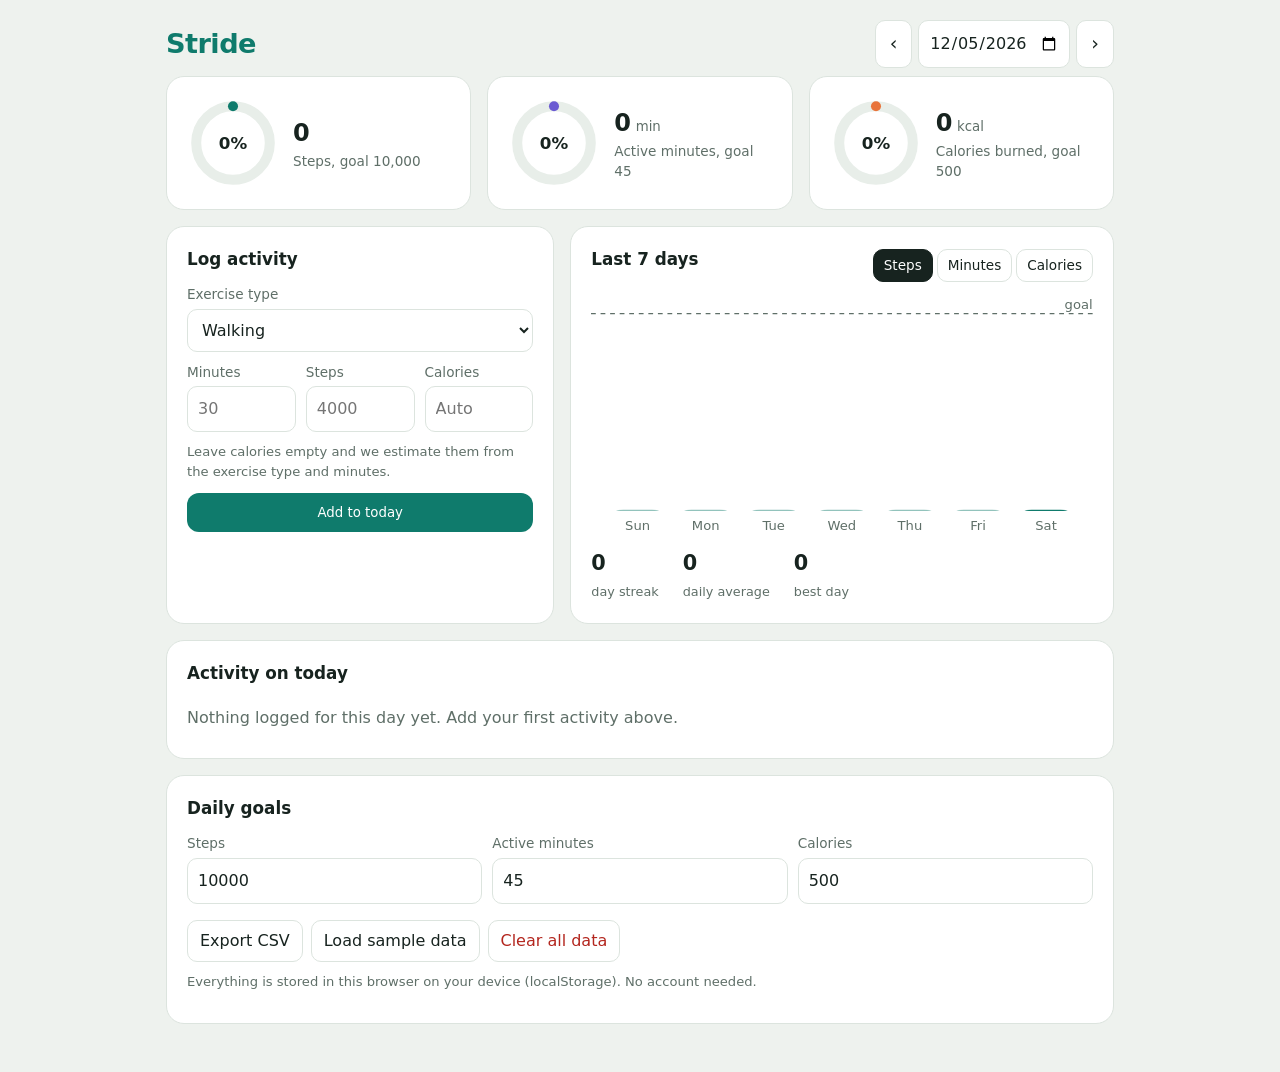
<file: Fitness Tracker app/stride-fitness-tracker/stride-fitness-tracker/index.html>
<!doctype html>
<html lang="en">
<head>
<meta charset="utf-8">
<meta name="viewport" content="width=device-width,initial-scale=1">
<meta name="theme-color" content="#0F7B6C">
<title>Stride - Fitness Tracker</title>
<link rel="stylesheet" href="style.css">
</head>
<body>
<header class="top">
  <h1>Stride</h1>
  <div class="date">
    <button id="prev" aria-label="Previous day">&#8249;</button>
    <input type="date" id="day" aria-label="Selected day">
    <button id="next" aria-label="Next day">&#8250;</button>
  </div>
</header>
<main>
  <section class="rings" id="rings" aria-label="Progress toward daily goals"></section>
  <section class="grid">
    <form id="form" class="card">
      <h2>Log activity</h2>
      <label>Exercise type
        <select name="type">
          <option>Walking</option><option>Running</option><option>Cycling</option>
          <option>Gym workout</option><option>HIIT</option><option>Swimming</option>
          <option>Yoga</option><option>Daily steps</option><option>Other</option>
        </select>
      </label>
      <div class="three">
        <label>Minutes<input name="minutes" type="number" min="0" max="1440" inputmode="numeric" placeholder="30"></label>
        <label>Steps<input name="steps" type="number" min="0" max="200000" inputmode="numeric" placeholder="4000"></label>
        <label>Calories<input name="calories" type="number" min="0" max="10000" inputmode="numeric" placeholder="Auto"></label>
      </div>
      <p class="hint">Leave calories empty and we estimate them from the exercise type and minutes.</p>
      <button class="primary" type="submit">Add to <span id="addlbl">today</span></button>
      <p id="msg" role="status" aria-live="polite"></p>
    </form>
    <div class="card">
      <div class="row"><h2>Last 7 days</h2>
        <div class="tabs" id="tabs" role="tablist">
          <button data-m="steps" class="on">Steps</button>
          <button data-m="minutes">Minutes</button>
          <button data-m="calories">Calories</button>
        </div>
      </div>
      <div id="chart"></div>
      <div class="stats"><div><b id="streak">0</b><span>day streak</span></div><div><b id="avg">0</b><span>daily average</span></div><div><b id="best">0</b><span>best day</span></div></div>
    </div>
  </section>
  <section class="card">
    <h2>Activity on <span id="lbl"></span></h2>
    <ul id="list"></ul>
  </section>
  <section class="card">
    <h2>Daily goals</h2>
    <form id="goals" class="three">
      <label>Steps<input name="steps" type="number" min="1" required></label>
      <label>Active minutes<input name="minutes" type="number" min="1" required></label>
      <label>Calories<input name="calories" type="number" min="1" required></label>
    </form>
    <div class="actions">
      <button id="csv" type="button">Export CSV</button>
      <button id="demo" type="button">Load sample data</button>
      <button id="clear" type="button" class="danger">Clear all data</button>
    </div>
    <p class="hint">Everything is stored in this browser on your device (localStorage). No account needed.</p>
  </section>
</main>
<script src="app.js"></script>
</body>
</html>
</file>
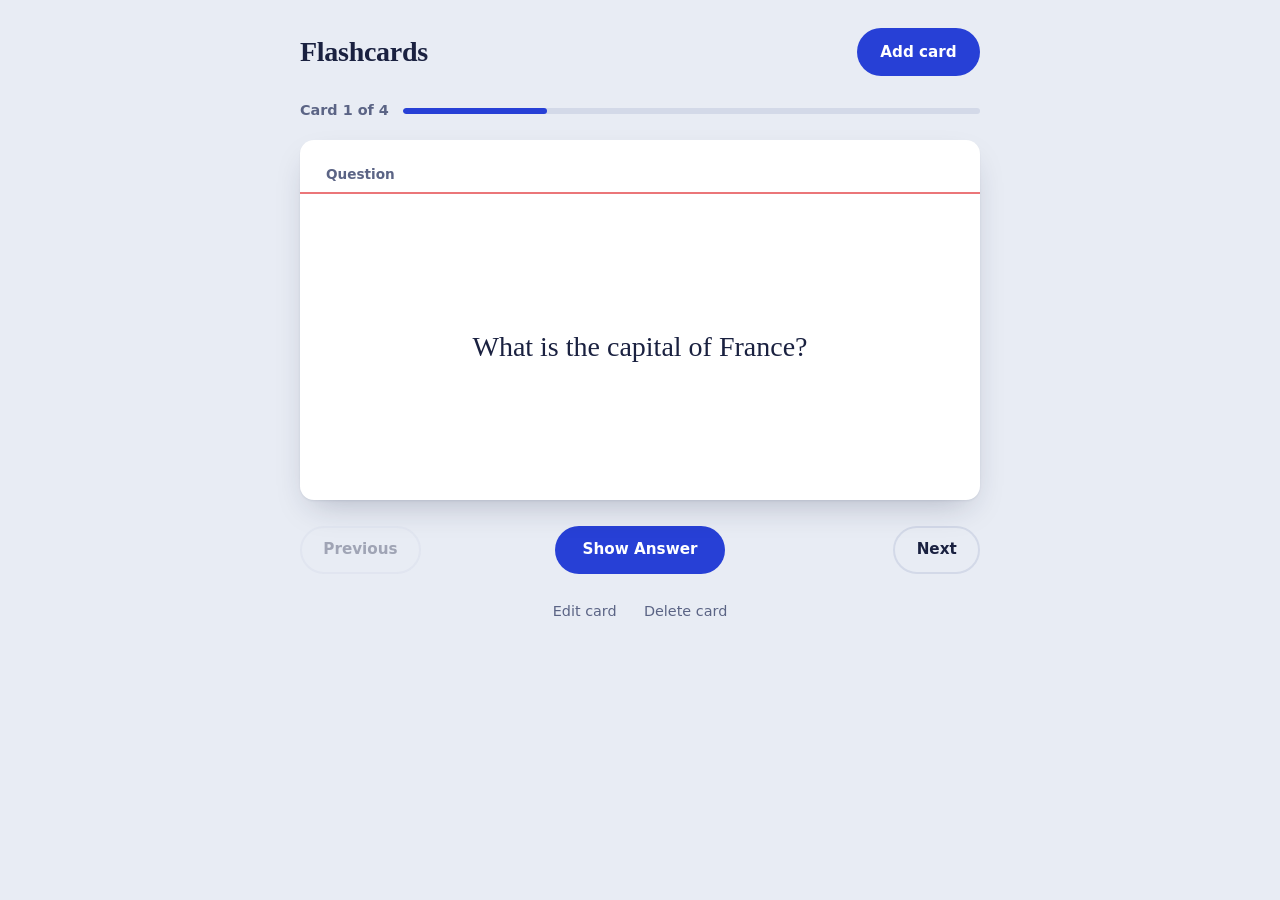
<file: Flashcard Quiz App/flashcard-quiz-app/flashcard-quiz-app/index.html>
<!DOCTYPE html>
<html lang="en">
<head>
<meta charset="UTF-8">
<meta name="viewport" content="width=device-width, initial-scale=1">
<title>Flashcards</title>
<link rel="stylesheet" href="style.css">
</head>
<body>
<div class="app">
  <header class="top">
    <h1>Flashcards</h1>
    <button class="btn solid" id="addBtn" type="button">Add card</button>
  </header>

  <main>
    <section id="study" aria-label="Study">
      <div class="progress-row">
        <span id="count" aria-live="polite"></span>
        <div class="bar" aria-hidden="true"><i id="fill"></i></div>
      </div>

      <div class="stage">
        <div class="slot" id="slot">
          <div class="card" id="card">
            <article class="face front">
              <span class="tag">Question</span>
              <p id="qText"></p>
            </article>
            <article class="face back">
              <span class="tag">Answer</span>
              <p id="aText"></p>
            </article>
          </div>
        </div>
      </div>

      <div class="controls">
        <button class="btn ghost" id="prevBtn" type="button">Previous</button>
        <button class="btn solid flip" id="flipBtn" type="button" aria-pressed="false">Show Answer</button>
        <button class="btn ghost" id="nextBtn" type="button">Next</button>
      </div>

      <div class="manage">
        <button class="link" id="editBtn" type="button">Edit card</button>
        <button class="link danger" id="delBtn" type="button">Delete card</button>
      </div>
    </section>

    <section id="empty" class="empty" hidden>
      <h2>No flashcards yet</h2>
      <p>Add your first card to start studying.</p>
      <button class="btn solid" id="emptyAdd" type="button">Add card</button>
    </section>
  </main>
</div>

<dialog id="formDlg">
  <form id="cardForm" method="dialog" novalidate>
    <h2 id="formTitle">Add card</h2>
    <label for="qInput">Question</label>
    <textarea id="qInput" rows="3" maxlength="300" placeholder="What do you want to remember?"></textarea>
    <label for="aInput">Answer</label>
    <textarea id="aInput" rows="4" maxlength="600" placeholder="Write the answer"></textarea>
    <p class="err" id="err" role="alert" hidden>Enter both a question and an answer.</p>
    <div class="actions">
      <button class="btn ghost" type="button" id="cancelBtn">Cancel</button>
      <button class="btn solid" type="submit" id="saveBtn">Save card</button>
    </div>
  </form>
</dialog>

<dialog id="delDlg">
  <form method="dialog">
    <h2>Delete this card?</h2>
    <p class="note">This can't be undone.</p>
    <div class="actions">
      <button class="btn ghost" value="cancel">Keep card</button>
      <button class="btn danger-solid" value="ok" id="confirmDel">Delete card</button>
    </div>
  </form>
</dialog>

<script src="script.js"></script>
</body>
</html>
</file>
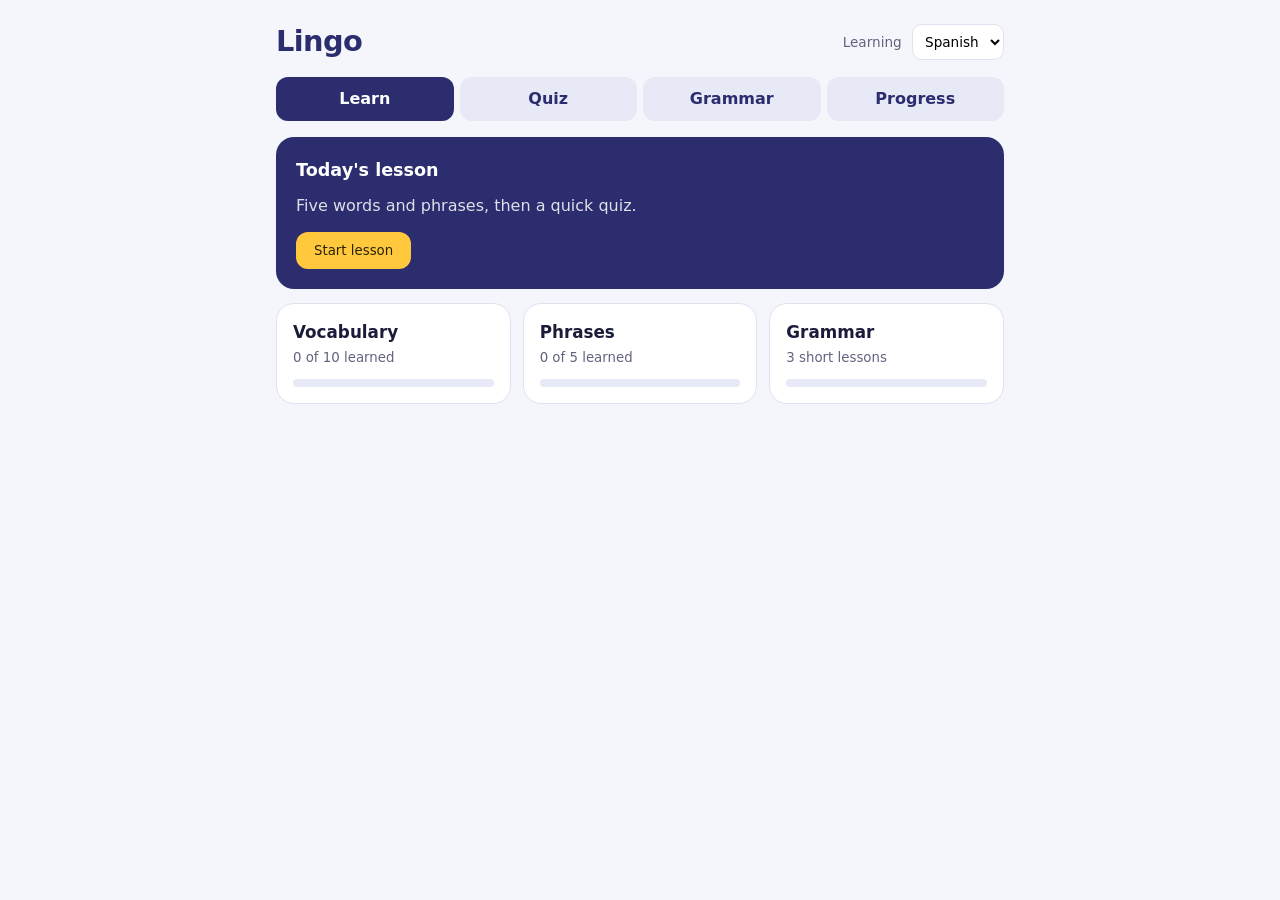
<file: Language Learning app/lingo-language-app/lingo-language-app/index.html>
<!doctype html>
<html lang="en">
<head>
<meta charset="utf-8">
<meta name="viewport" content="width=device-width,initial-scale=1">
<meta name="theme-color" content="#2B2D6E">
<title>Lingo - Language Learning</title>
<link rel="stylesheet" href="style.css">
</head>
<body>
<header class="top">
  <h1>Lingo</h1>
  <label class="lang">Learning
    <select id="lang"><option value="es">Spanish</option><option value="fr">French</option><option value="hi">Hindi</option></select>
  </label>
</header>
<nav id="nav" aria-label="Main">
  <button data-a="go" data-v="home">Learn</button>
  <button data-a="go" data-v="quiz">Quiz</button>
  <button data-a="go" data-v="grammar">Grammar</button>
  <button data-a="go" data-v="progress">Progress</button>
</nav>
<main id="app"></main>
<script src="data.js"></script>
<script src="app.js"></script>
</body>
</html>
</file>
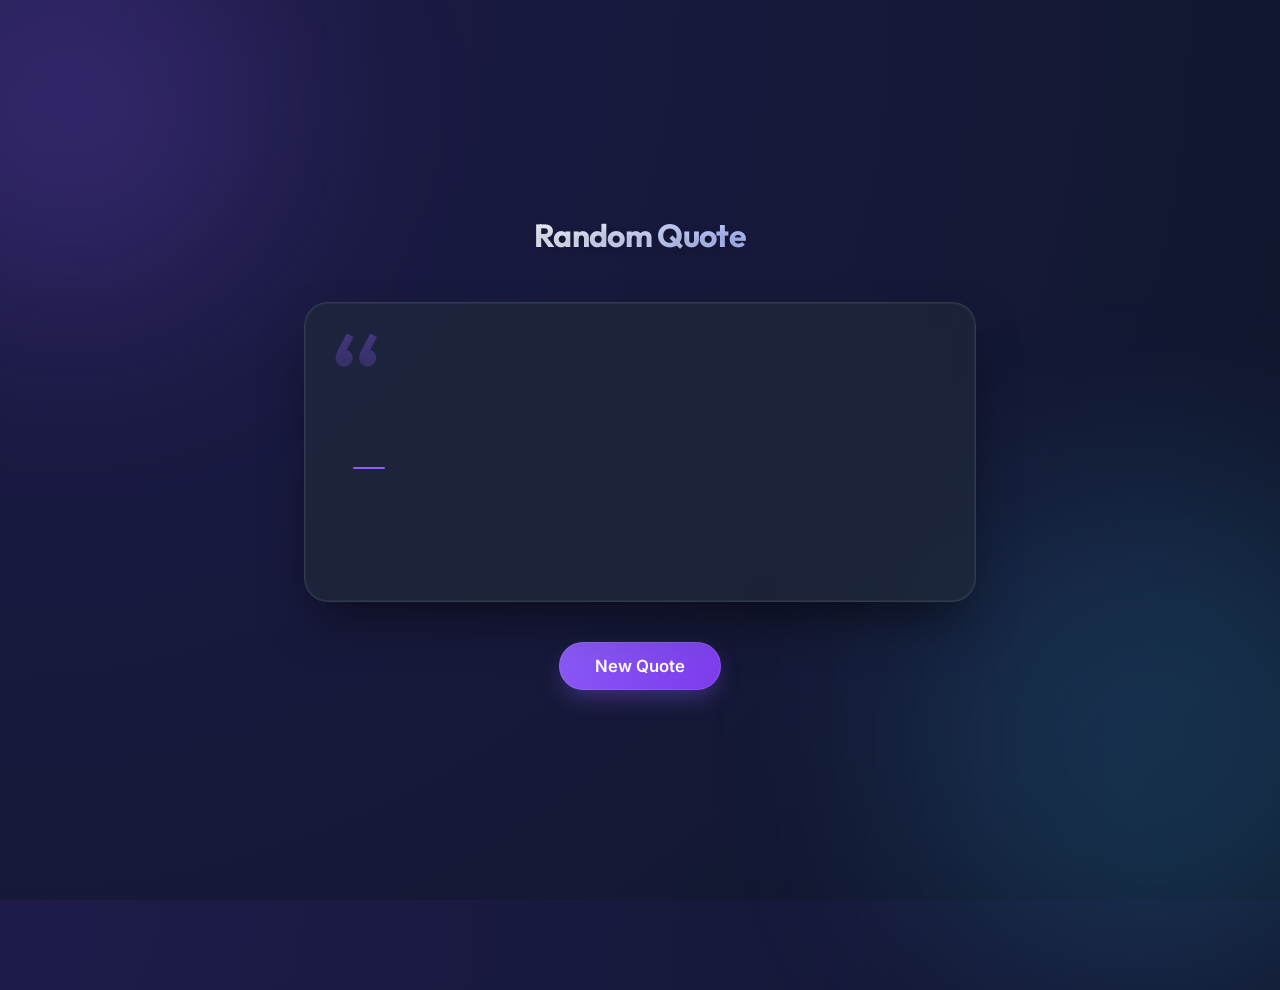
<file: Random Quote Generator/random-quote-generator/random-quote-generator/index.html>
<!DOCTYPE html>
<html lang="en">
<head>
<meta charset="UTF-8">
<meta name="viewport" content="width=device-width, initial-scale=1">
<title>Random Quote Generator</title>
<link rel="preconnect" href="https://fonts.googleapis.com">
<link rel="preconnect" href="https://fonts.gstatic.com" crossorigin>
<link href="https://fonts.googleapis.com/css2?family=Inter:wght@400;500;600&family=Outfit:wght@400;600;700&display=swap" rel="stylesheet">
<link rel="stylesheet" href="style.css">
</head>
<body>
<main class="app">
  <h1>Random Quote</h1>

  <figure class="card" id="card" aria-live="polite">
    <span class="mark" aria-hidden="true">&ldquo;</span>
    <div class="content" id="content">
      <blockquote id="quote"></blockquote>
      <figcaption><span class="dash" aria-hidden="true"></span><cite id="author"></cite></figcaption>
    </div>
  </figure>

  <button class="btn" id="newBtn" type="button">New Quote</button>
</main>
<script src="script.js"></script>
</body>
</html>
</file>
<file: Fitness Tracker app/stride-fitness-tracker/stride-fitness-tracker/style.css>
:root{--bg:#EEF2EE;--card:#fff;--ink:#17231F;--mute:#5F6F68;--line:#DCE4DE;--steps:#0F7B6C;--minutes:#6B5BD2;--calories:#E8743B}
*{box-sizing:border-box}
body{margin:0;background:var(--bg);color:var(--ink);font:16px/1.5 system-ui,-apple-system,"Segoe UI",Roboto,sans-serif;padding-bottom:48px}
.top{display:flex;justify-content:space-between;align-items:center;gap:12px;flex-wrap:wrap;max-width:980px;margin:0 auto;padding:20px 16px 8px}
h1{margin:0;font-size:1.7rem;letter-spacing:-.02em;color:var(--steps)}
h2{margin:0 0 12px;font-size:1.05rem}
main{max-width:980px;margin:0 auto;padding:0 16px;display:grid;gap:16px}
.date{display:flex;gap:6px}
.date button,.tabs button,.actions button{border:1px solid var(--line);background:#fff;border-radius:10px;padding:8px 12px;font:inherit;cursor:pointer;color:var(--ink)}
.date button{font-size:1.2rem;line-height:1;padding:6px 14px}
input,select{width:100%;font:inherit;padding:10px;border:1px solid var(--line);border-radius:10px;background:#fff;color:var(--ink)}
.date input{width:auto}
button:focus-visible,input:focus-visible,select:focus-visible{outline:3px solid #7CC9BD;outline-offset:1px}
.card{background:var(--card);border-radius:18px;padding:20px;border:1px solid var(--line)}
.rings{display:grid;grid-template-columns:repeat(3,1fr);gap:16px}
.ring{display:flex;align-items:center;gap:14px}
.ring svg{width:92px;height:92px;flex:none}
.ring .bg{fill:none;stroke:#E8EEE9;stroke-width:12}
.ring .fg{fill:none;stroke-width:12;stroke-linecap:round}
.ring text{font-weight:700;font-size:20px;fill:var(--ink)}
.ring b{font-size:1.5rem;letter-spacing:-.02em}
.ring small{color:var(--mute)}
.ring span{display:block;color:var(--mute);font-size:.85rem}
.grid{display:grid;grid-template-columns:minmax(0,5fr) minmax(0,7fr);gap:16px}
label{display:block;font-size:.85rem;color:var(--mute);margin-bottom:10px}
label input,label select{margin-top:4px;color:var(--ink);font-size:1rem}
.three{display:grid;grid-template-columns:repeat(3,1fr);gap:10px}
.hint{font-size:.82rem;color:var(--mute);margin:0 0 12px}
.primary{width:100%;border:0;background:var(--steps);color:#fff;font:600 1rem inherit;font-family:inherit;padding:12px;border-radius:12px;cursor:pointer}
.primary:hover{background:#0B6357}
#msg{min-height:1.4em;margin:8px 0 0;font-size:.9rem;color:var(--steps)}
#msg.err{color:#B3261E}
.row{display:flex;justify-content:space-between;align-items:center;gap:8px;flex-wrap:wrap}
.tabs{display:flex;gap:4px}
.tabs button{padding:5px 10px;font-size:.85rem}
.tabs button.on{background:var(--ink);color:#fff;border-color:var(--ink)}
#chart svg{width:100%;height:auto;display:block}
.goal{stroke:var(--mute);stroke-dasharray:4 4;stroke-width:1}
.gl,.ax{font-size:11px;fill:var(--mute)}
.vl{font-size:11px;font-weight:600;fill:var(--ink)}
.stats{display:flex;gap:24px;margin-top:8px}
.stats b{display:block;font-size:1.3rem}
.stats span{font-size:.8rem;color:var(--mute)}
ul{list-style:none;margin:0;padding:0}
li{display:flex;align-items:center;gap:12px;padding:12px 0;border-top:1px solid var(--line)}
li:first-child{border-top:0}
li .t{flex:1}
li .t small{display:block;color:var(--mute)}
li .x{border:0;background:none;color:#B3261E;cursor:pointer;font:inherit;padding:6px 8px;border-radius:8px}
.empty{color:var(--mute);padding:8px 0}
.actions{display:flex;gap:8px;flex-wrap:wrap;margin:6px 0 10px}
.danger{color:#B3261E!important}
@media (max-width:760px){.rings{grid-template-columns:1fr}.grid{grid-template-columns:1fr}}
@media (prefers-reduced-motion:no-preference){.ring .fg{transition:stroke-dasharray .5s ease}}
</file>
<file: Flashcard Quiz App/flashcard-quiz-app/flashcard-quiz-app/style.css>
:root{
  --bg:#e8ecf4; --ink:#1a2140; --muted:#5b6485; --pen:#2740d6; --pen-dark:#1c30a8;
  --paper:#fff; --paper-back:#fff3bf; --rule:#e5484d; --line:#d3d9e8; --danger:#c62d3a;
  --radius:14px;
}
*{box-sizing:border-box;margin:0}
html,body{height:100%}
body{
  background:var(--bg); color:var(--ink);
  font-family:system-ui,-apple-system,"Segoe UI",Roboto,sans-serif;
  line-height:1.5; -webkit-font-smoothing:antialiased;
}
.app{max-width:720px;margin:0 auto;padding:20px 20px 40px;min-height:100%;display:flex;flex-direction:column}
.top{display:flex;justify-content:space-between;align-items:center;padding:8px 0 24px}
h1{font-family:Georgia,"Times New Roman",serif;font-size:1.75rem;letter-spacing:-.01em}
main{flex:1}

.btn{
  font:inherit;font-weight:600;font-size:.95rem;border:2px solid transparent;border-radius:999px;
  padding:.7em 1.4em;cursor:pointer;transition:transform .15s,background .2s,color .2s,border-color .2s,opacity .2s;
}
.btn:active:not(:disabled){transform:scale(.97)}
.btn.solid{background:var(--pen);color:#fff}
.btn.solid:hover{background:var(--pen-dark)}
.btn.ghost{background:transparent;color:var(--ink);border-color:var(--line)}
.btn.ghost:hover:not(:disabled){border-color:var(--ink)}
.btn.danger-solid{background:var(--danger);color:#fff}
.btn:disabled{opacity:.35;cursor:not-allowed}
.link{font:inherit;font-size:.9rem;background:none;border:0;color:var(--muted);cursor:pointer;padding:.4em .6em;border-radius:8px;transition:color .2s,background .2s}
.link:hover{color:var(--ink);background:rgba(26,33,64,.06)}
.link.danger:hover{color:var(--danger);background:rgba(198,45,58,.08)}
:focus-visible{outline:3px solid var(--pen);outline-offset:3px}

.progress-row{display:flex;align-items:center;gap:14px;margin-bottom:18px;font-size:.9rem;color:var(--muted);font-weight:600}
.bar{flex:1;height:6px;background:var(--line);border-radius:9px;overflow:hidden}
#fill{display:block;height:100%;width:0;background:var(--pen);border-radius:9px;transition:width .4s ease}

.stage{perspective:1400px}
.slot{transition:transform .22s ease,opacity .22s ease}
.slot.exit-left{transform:translateX(-40px);opacity:0}
.slot.exit-right{transform:translateX(40px);opacity:0}
.card{position:relative;height:clamp(260px,46vh,360px);transform-style:preserve-3d;transition:transform .6s cubic-bezier(.4,.2,.2,1)}
.card.flipped{transform:rotateY(180deg)}
.card.instant{transition:none}
.face{
  position:absolute;inset:0;backface-visibility:hidden;-webkit-backface-visibility:hidden;
  background:var(--paper);border-radius:var(--radius);
  box-shadow:0 1px 2px rgba(26,33,64,.08),0 14px 34px -12px rgba(26,33,64,.28);
  display:flex;flex-direction:column;padding:18px 26px 22px;overflow:hidden;
}
.face::before{content:"";position:absolute;left:0;right:0;top:52px;height:2px;background:var(--rule);opacity:.75}
.back{transform:rotateY(180deg);background:var(--paper-back)}
.tag{font-size:.85rem;font-weight:700;color:var(--muted);height:34px;display:flex;align-items:center}
.face p{
  flex:1;margin-top:24px;display:flex;align-items:center;justify-content:center;text-align:center;
  font-family:Georgia,"Times New Roman",serif;font-size:clamp(1.25rem,3.6vw,1.75rem);line-height:1.4;
  overflow:auto;overflow-wrap:anywhere;white-space:pre-wrap;
}

.controls{display:grid;grid-template-columns:1fr auto 1fr;gap:12px;margin-top:26px;align-items:center}
.controls .flip{min-width:170px}
.controls #prevBtn{justify-self:start}
.controls #nextBtn{justify-self:end}
.manage{display:flex;justify-content:center;gap:10px;margin-top:22px}

.empty{text-align:center;padding:70px 20px;animation:pop .4s ease}
.empty h2{font-family:Georgia,serif;font-size:1.5rem;margin-bottom:6px}
.empty p{color:var(--muted);margin-bottom:22px}
.empty[hidden],#study[hidden]{display:none}

dialog{
  border:0;border-radius:18px;padding:26px;width:min(480px,calc(100% - 32px));
  background:var(--paper);color:var(--ink);box-shadow:0 30px 70px -20px rgba(26,33,64,.5);
  margin:auto;
}
dialog[open]{animation:pop .25s ease}
dialog::backdrop{background:rgba(26,33,64,.45);backdrop-filter:blur(3px);animation:fade .25s ease}
dialog h2{font-family:Georgia,serif;font-size:1.35rem;margin-bottom:16px}
label{display:block;font-size:.9rem;font-weight:600;margin:14px 0 6px}
textarea{
  width:100%;font:inherit;padding:.7em .85em;border:2px solid var(--line);border-radius:10px;
  resize:vertical;background:#fbfcfe;color:var(--ink);transition:border-color .2s;
}
textarea:focus{outline:0;border-color:var(--pen)}
.err{color:var(--danger);font-size:.9rem;margin-top:10px}
.err[hidden]{display:none}
.note{color:var(--muted);margin-top:-8px}
.actions{display:flex;justify-content:flex-end;gap:10px;margin-top:22px}

@keyframes pop{from{opacity:0;transform:translateY(10px) scale(.98)}to{opacity:1;transform:none}}
@keyframes fade{from{opacity:0}to{opacity:1}}

@media (max-width:520px){
  .app{padding:14px 16px 30px}
  .controls{grid-template-columns:1fr 1fr}
  .controls .flip{grid-column:1/-1;grid-row:1;width:100%}
  .controls #prevBtn,.controls #nextBtn{justify-self:stretch;grid-row:2}
  .face{padding:16px 18px 18px}
  .actions .btn{flex:1}
}
@media (prefers-reduced-motion:reduce){
  *,*::before,*::after{animation-duration:.01ms!important;transition-duration:.01ms!important}
}
</file>
<file: Language Learning app/lingo-language-app/lingo-language-app/style.css>
:root{--bg:#F5F6FB;--ink:#1B1C3A;--mute:#62647F;--line:#DFE1EE;--brand:#2B2D6E;--sun:#FFC83D;--ok:#157A4B;--bad:#B3261E}
*{box-sizing:border-box}
body{margin:0;background:var(--bg);color:var(--ink);font:16px/1.5 system-ui,-apple-system,"Segoe UI",Roboto,sans-serif;padding-bottom:48px}
.top,nav,main{max-width:760px;margin:0 auto;padding-left:16px;padding-right:16px}
.top{display:flex;justify-content:space-between;align-items:center;padding-top:20px}
h1{margin:0;font-size:1.8rem;letter-spacing:-.02em;color:var(--brand)}
h2{margin:0 0 10px;font-size:1.1rem}
.lang{font-size:.85rem;color:var(--mute)}
select{font:inherit;padding:8px;border-radius:10px;border:1px solid var(--line);background:#fff;margin-left:6px}
nav{display:flex;gap:6px;margin-top:14px;margin-bottom:16px}
nav button{flex:1;border:0;background:#E7E9F6;border-radius:12px;padding:10px 4px;font:inherit;font-weight:600;color:var(--brand);cursor:pointer}
nav button.on{background:var(--brand);color:#fff}
button:focus-visible,select:focus-visible{outline:3px solid #8E92F0;outline-offset:2px}
.card{background:#fff;border:1px solid var(--line);border-radius:18px;padding:20px;margin-bottom:14px}
.cats{display:grid;grid-template-columns:repeat(3,1fr);gap:12px}
.cat{text-align:left;font:inherit;cursor:pointer;background:#fff;border:1px solid var(--line);border-radius:18px;padding:16px;color:var(--ink)}
.cat:hover{border-color:var(--brand)}
.cat b{display:block;font-size:1.05rem}
.cat small{color:var(--mute)}
.bar{height:8px;background:#E7E9F6;border-radius:99px;margin-top:10px;overflow:hidden}
.bar i{display:block;height:100%;background:var(--brand);border-radius:99px}
.hero{background:var(--brand);color:#fff;border:0}
.hero p{margin:4px 0 14px;opacity:.85}
.btn{border:0;background:var(--sun);color:#2A2300;font:700 1rem inherit;font-family:inherit;padding:11px 18px;border-radius:12px;cursor:pointer}
.btn.alt{background:#E7E9F6;color:var(--brand)}
.btn.good{background:var(--ok);color:#fff}
.row{display:flex;gap:10px;flex-wrap:wrap}
.flash{text-align:center;min-height:210px;display:flex;flex-direction:column;justify-content:center;align-items:center;cursor:pointer;width:100%;font:inherit;color:var(--ink)}
.flash .w{font-size:2.3rem;font-weight:700;letter-spacing:-.01em}
.flash .p{color:var(--brand);font-size:1.15rem;margin-top:6px}
.flash .e{font-size:1.3rem;margin-top:4px}
.flash small{color:var(--mute);margin-top:14px}
.meta{display:flex;justify-content:space-between;color:var(--mute);font-size:.9rem;margin-bottom:8px}
.opts{display:grid;gap:8px;margin:14px 0}
.opt{text-align:left;font:inherit;padding:12px 14px;border-radius:12px;border:1.5px solid var(--line);background:#fff;cursor:pointer;color:var(--ink)}
.opt:hover:not(:disabled){border-color:var(--brand)}
.opt.ok{border-color:var(--ok);background:#E6F4EC}
.opt.no{border-color:var(--bad);background:#FBE9E7}
.q{font-size:1.25rem;font-weight:600}
.stats{display:grid;grid-template-columns:repeat(4,1fr);gap:10px;text-align:center}
.stats b{display:block;font-size:1.5rem}
.stats span{font-size:.8rem;color:var(--mute)}
.ex{margin:6px 0 0;padding-left:18px;color:var(--mute)}
.ex b{color:var(--ink)}
.say{border:0;background:#E7E9F6;color:var(--brand);border-radius:50%;width:36px;height:36px;cursor:pointer;font-size:1rem;margin-top:10px}
.mute{color:var(--mute);font-size:.9rem}
@media (max-width:560px){.cats{grid-template-columns:1fr}.stats{grid-template-columns:repeat(2,1fr)}}
</file>
<file: Random Quote Generator/random-quote-generator/random-quote-generator/style.css>
:root {
  --bg-color: #0f172a;
  --text-primary: #f8fafc;
  --text-secondary: #94a3b8;
  --accent: #8b5cf6;
  --accent-hover: #7c3aed;
  --card-bg: rgba(30, 41, 59, 0.7);
  --border-color: rgba(255, 255, 255, 0.1);
}

* {
  box-sizing: border-box;
  margin: 0;
  padding: 0;
}

html, body {
  height: 100%;
}

body {
  background: radial-gradient(circle at top left, #1e1b4b, #0f172a);
  color: var(--text-primary);
  font-family: 'Inter', system-ui, -apple-system, sans-serif;
  line-height: 1.6;
  -webkit-font-smoothing: antialiased;
  display: flex;
  align-items: center;
  justify-content: center;
  overflow: hidden;
}

/* Background animated glow effects */
body::before, body::after {
  content: "";
  position: absolute;
  border-radius: 50%;
  filter: blur(100px);
  z-index: -1;
  animation: float 10s ease-in-out infinite alternate;
}

body::before {
  top: -10%;
  left: -10%;
  width: 400px;
  height: 400px;
  background: rgba(139, 92, 246, 0.2);
}

body::after {
  bottom: -10%;
  right: -10%;
  width: 500px;
  height: 500px;
  background: rgba(56, 189, 248, 0.15);
  animation-delay: -5s;
}

@keyframes float {
  0% { transform: translate(0, 0); }
  100% { transform: translate(30px, 30px); }
}

.app {
  width: 100%;
  max-width: 720px;
  padding: 24px;
  display: flex;
  flex-direction: column;
  align-items: center;
  gap: 40px;
  z-index: 1;
}

h1 {
  font-family: 'Outfit', sans-serif;
  font-size: 2rem;
  letter-spacing: -0.02em;
  font-weight: 700;
  background: linear-gradient(135deg, #f8fafc, #a5b4fc);
  -webkit-background-clip: text;
  -webkit-text-fill-color: transparent;
  text-shadow: 0 2px 10px rgba(0, 0, 0, 0.2);
}

.card {
  position: relative;
  width: 100%;
  min-height: 300px;
  background: var(--card-bg);
  backdrop-filter: blur(12px);
  border: 1px solid var(--border-color);
  border-radius: 24px;
  padding: 48px;
  display: flex;
  align-items: center;
  justify-content: center;
  box-shadow: 0 25px 50px -12px rgba(0, 0, 0, 0.5), 0 0 0 1px rgba(255, 255, 255, 0.05) inset;
  transition: transform 0.3s cubic-bezier(0.4, 0, 0.2, 1);
  animation: enter 0.8s cubic-bezier(0.16, 1, 0.3, 1) both;
}

.card:hover {
  transform: translateY(-4px);
}

.mark {
  position: absolute;
  top: 12px;
  left: 24px;
  font-family: 'Outfit', serif;
  font-size: 8rem;
  line-height: 1;
  background: linear-gradient(180deg, rgba(139, 92, 246, 0.4) 0%, rgba(139, 92, 246, 0) 100%);
  -webkit-background-clip: text;
  -webkit-text-fill-color: transparent;
  pointer-events: none;
  user-select: none;
}

.content {
  width: 100%;
  transition: opacity 0.4s ease, transform 0.4s cubic-bezier(0.16, 1, 0.3, 1);
}

.content.out {
  opacity: 0;
  transform: translateY(16px);
}

.content.pre {
  opacity: 0;
  transform: translateY(-16px);
  transition: none;
}

blockquote {
  font-family: 'Outfit', sans-serif;
  font-weight: 400;
  font-size: clamp(1.4rem, 4vw, 2.2rem);
  line-height: 1.35;
  color: #fff;
  overflow-wrap: anywhere;
  position: relative;
  z-index: 2;
}

figcaption {
  display: flex;
  align-items: center;
  gap: 16px;
  margin-top: 32px;
}

.dash {
  width: 32px;
  height: 2px;
  background: var(--accent);
  border-radius: 2px;
  flex: none;
}

cite {
  font-style: normal;
  font-weight: 500;
  font-size: 1.1rem;
  color: var(--text-secondary);
  letter-spacing: 0.02em;
}

.btn {
  font-family: 'Inter', sans-serif;
  font-weight: 600;
  font-size: 1.05rem;
  color: #fff;
  background: linear-gradient(135deg, var(--accent), var(--accent-hover));
  border: 0;
  border-radius: 999px;
  padding: 14px 36px;
  cursor: pointer;
  transition: transform 0.2s cubic-bezier(0.4, 0, 0.2, 1), box-shadow 0.2s, background 0.2s;
  box-shadow: 0 10px 25px -5px rgba(139, 92, 246, 0.4), 0 0 0 1px rgba(255,255,255,0.1) inset;
}

.btn:hover {
  transform: translateY(-2px);
  box-shadow: 0 15px 30px -5px rgba(139, 92, 246, 0.5), 0 0 0 1px rgba(255,255,255,0.2) inset;
}

.btn:active {
  transform: translateY(1px) scale(0.98);
}

:focus-visible {
  outline: 2px solid var(--accent);
  outline-offset: 4px;
}

@keyframes enter {
  from {
    opacity: 0;
    transform: translateY(24px) scale(0.96);
  }
  to {
    opacity: 1;
    transform: none;
  }
}

@media (max-width: 520px) {
  .card {
    padding: 32px 24px;
    min-height: 260px;
  }
  .btn {
    width: 100%;
  }
  .mark {
    font-size: 6rem;
    left: 16px;
  }
}

@media (prefers-reduced-motion: reduce) {
  *, *::before, *::after {
    animation-duration: 0.01ms !important;
    transition-duration: 0.01ms !important;
  }
}
</file>
